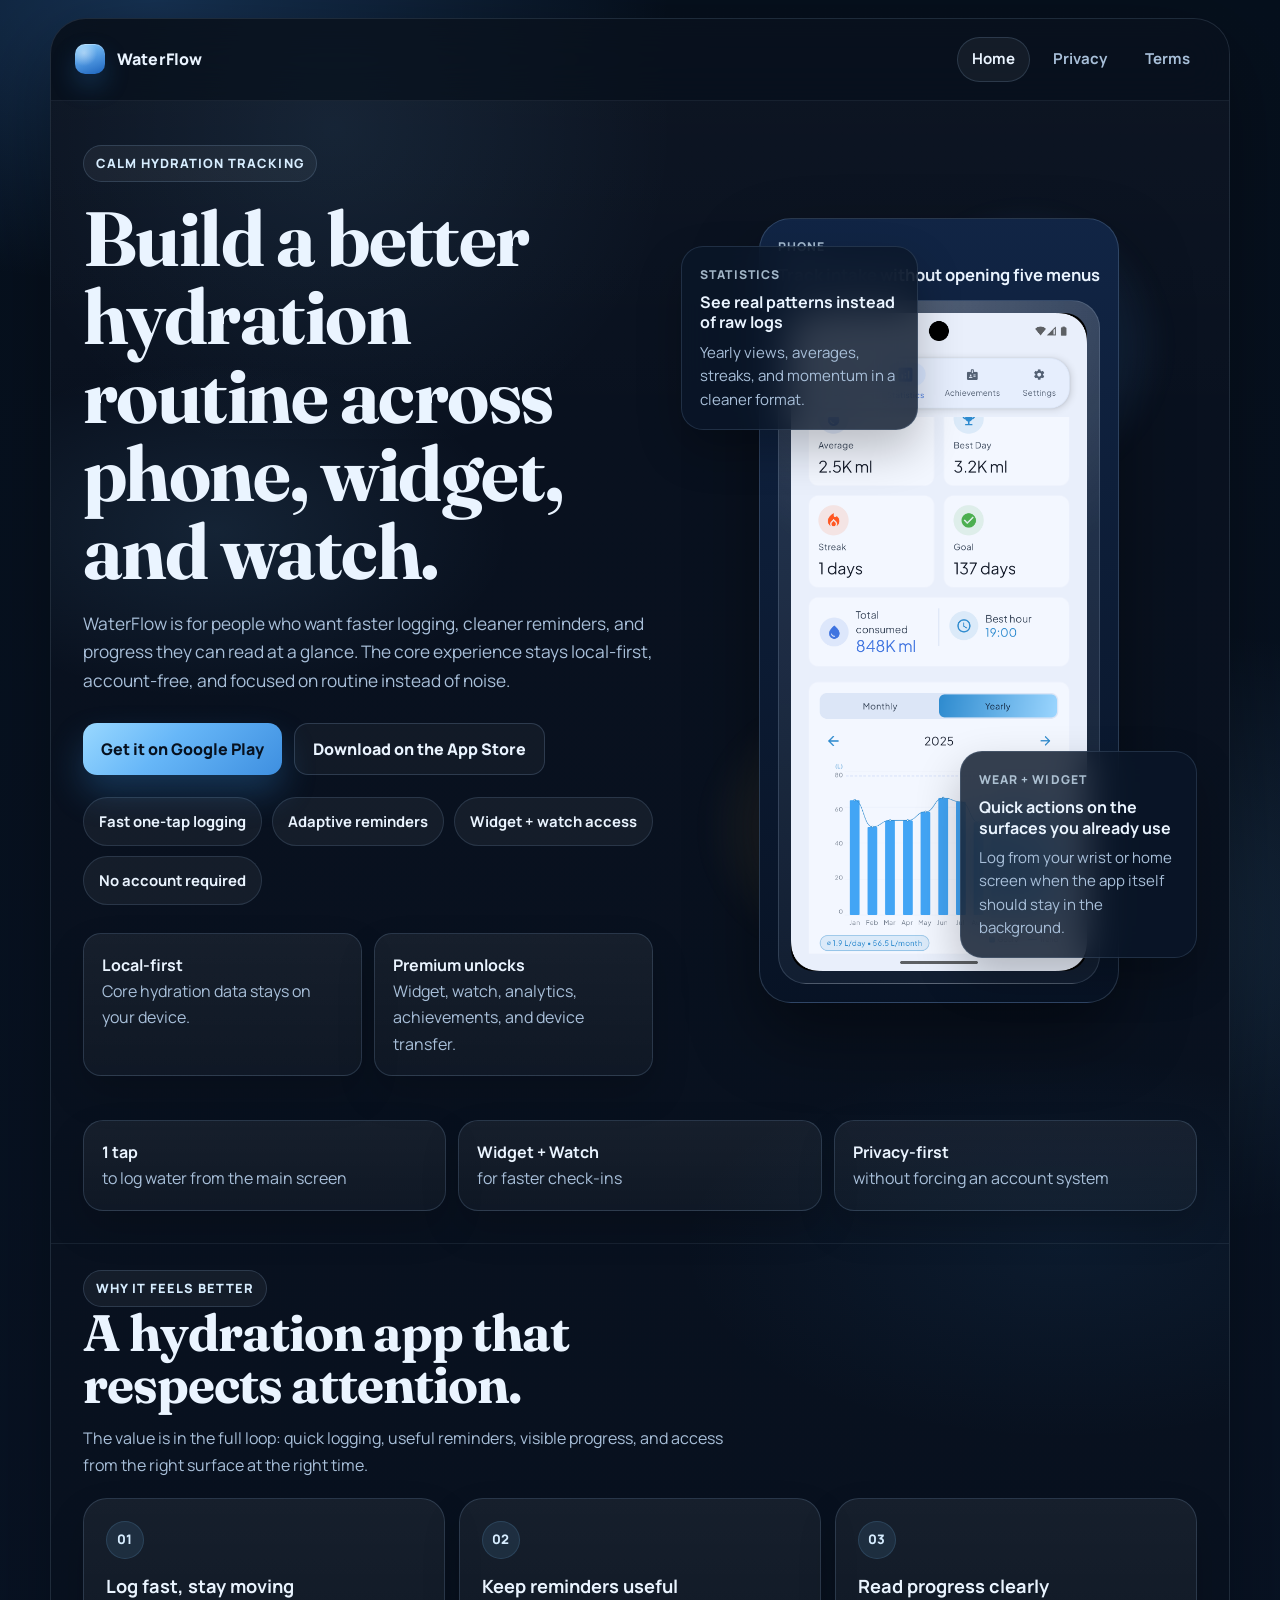
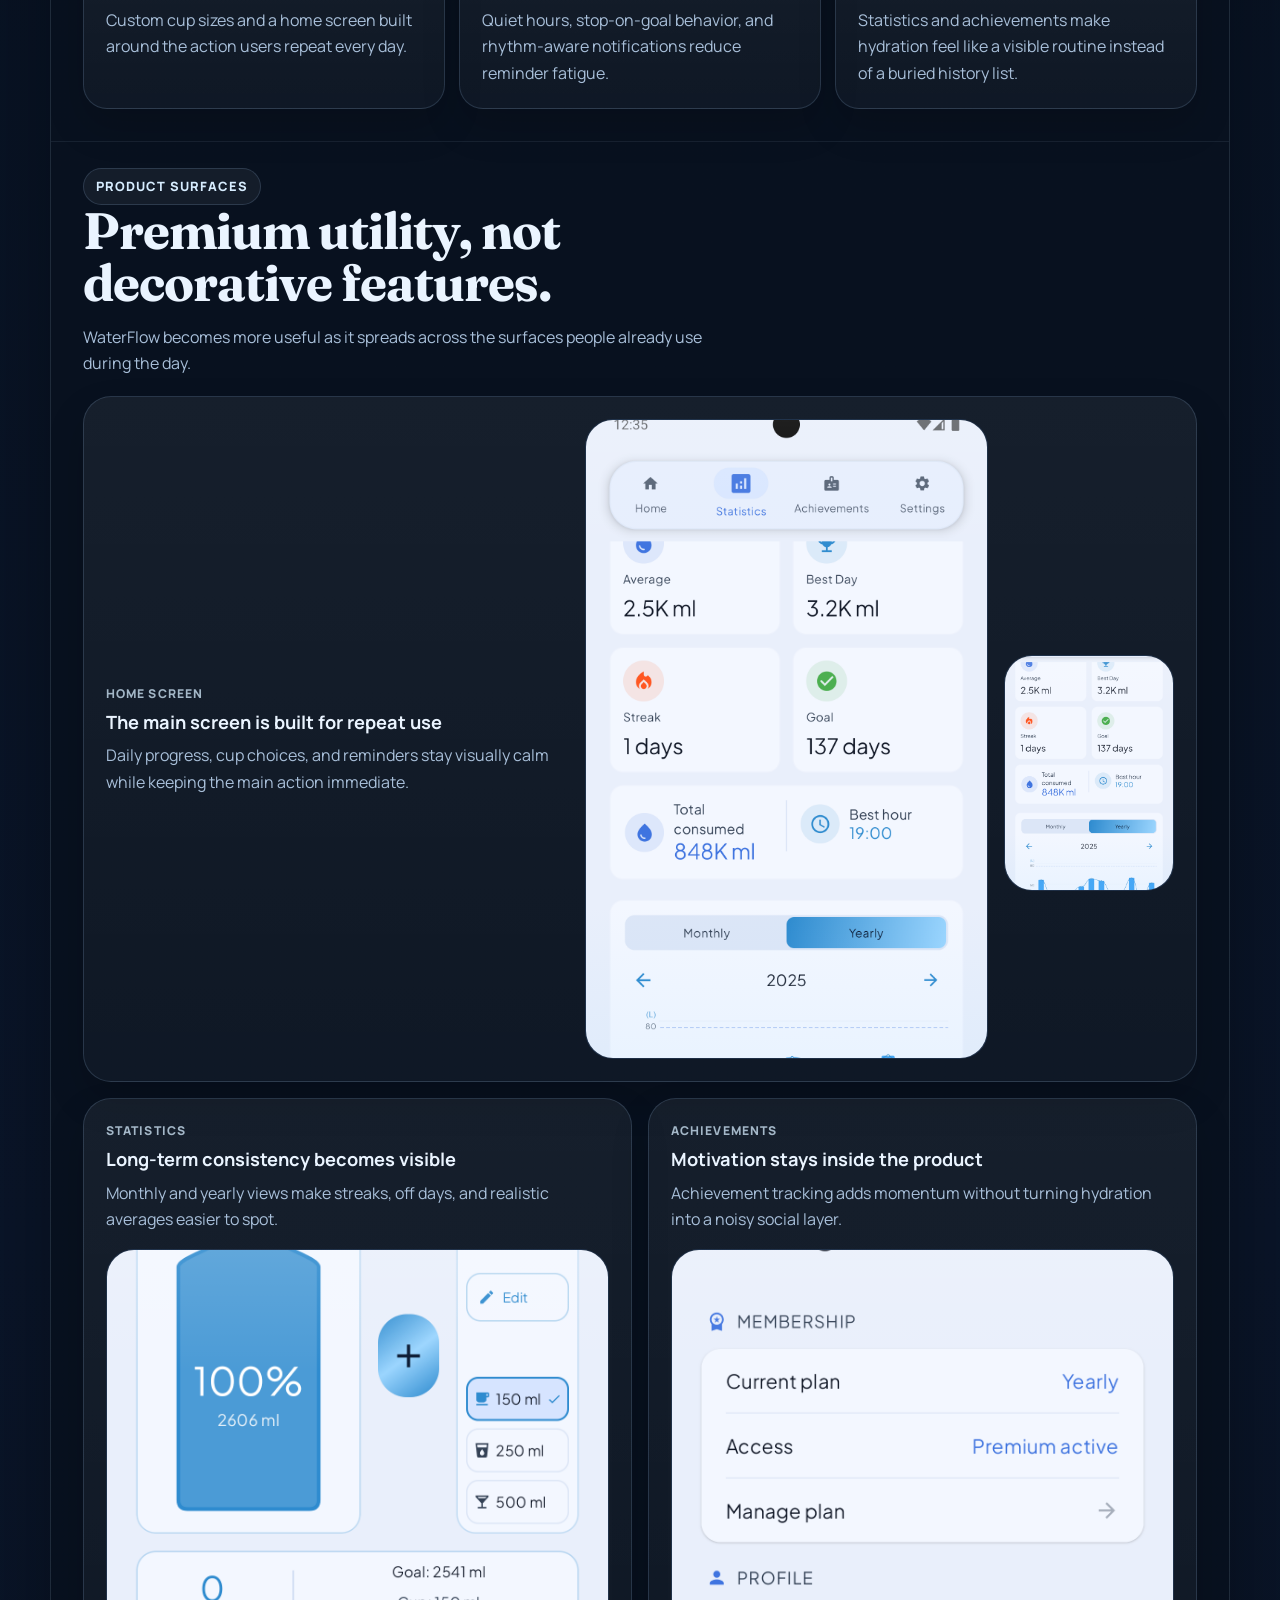
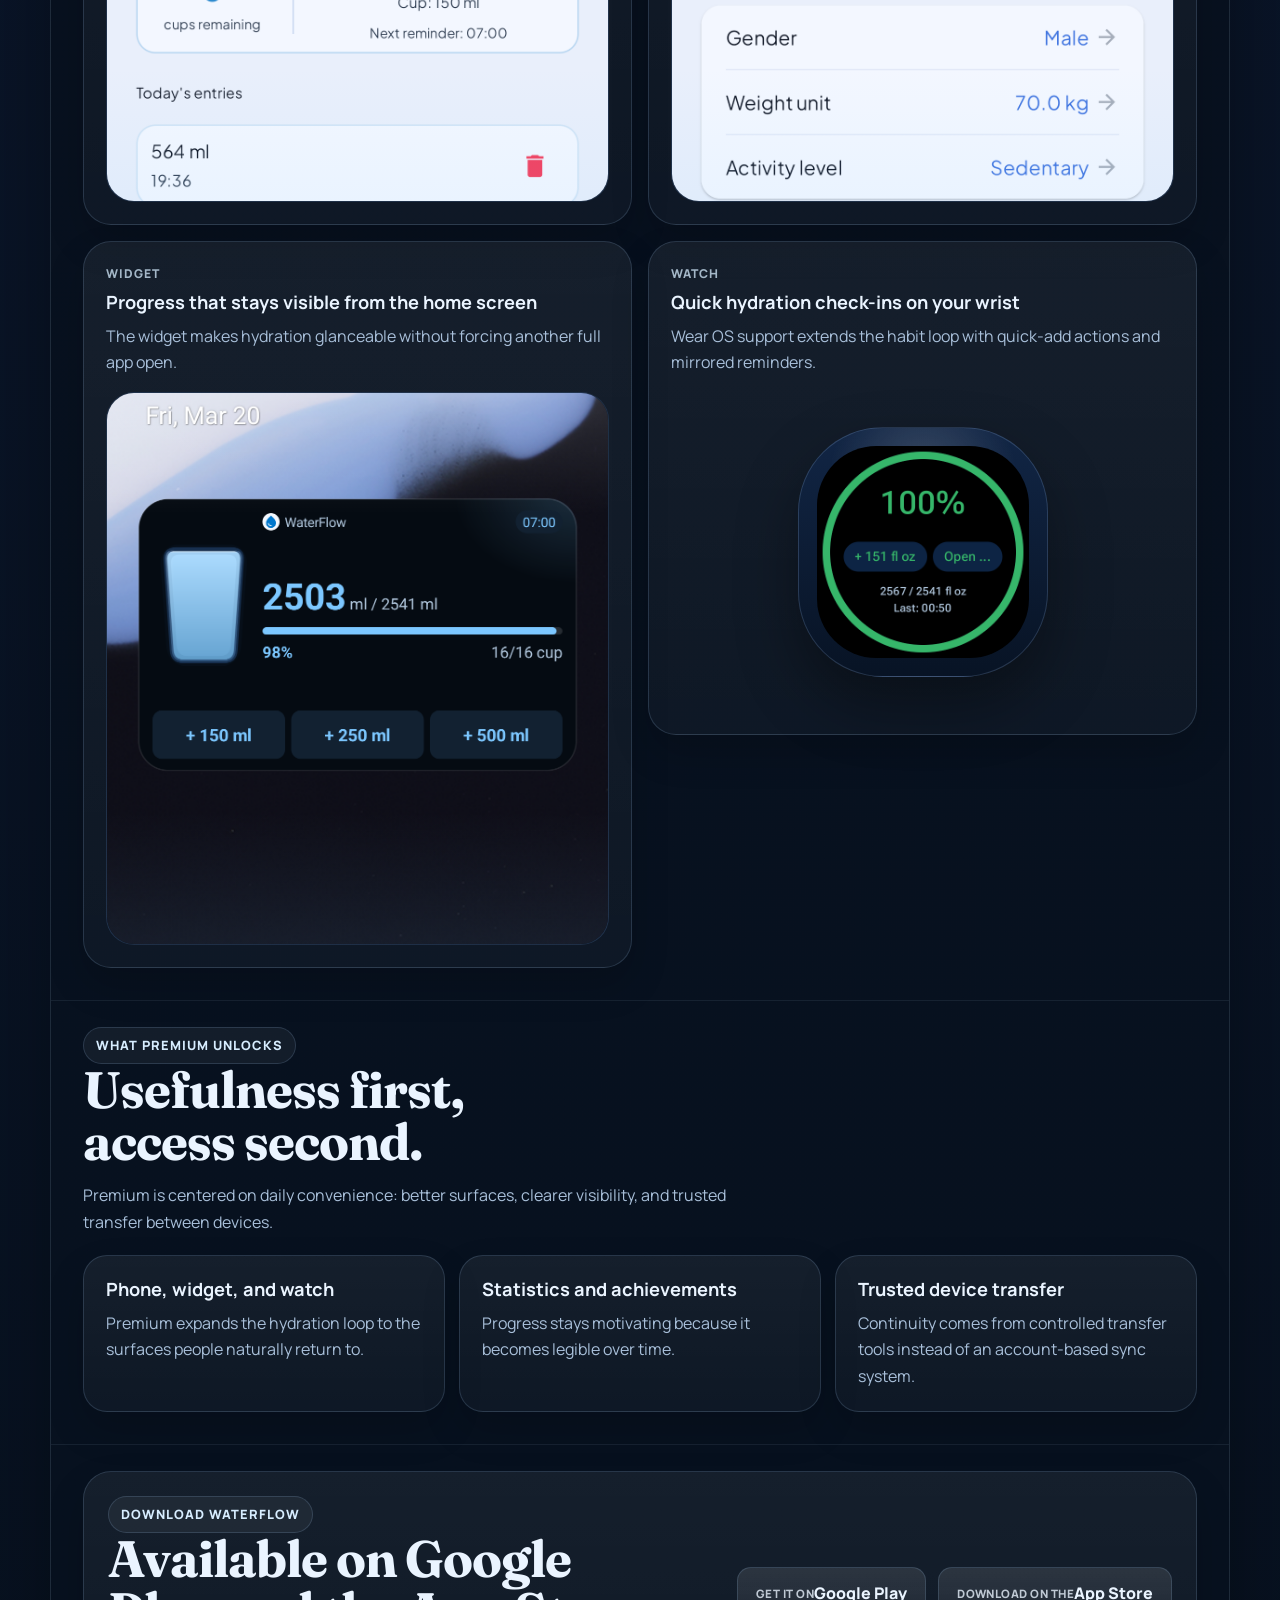
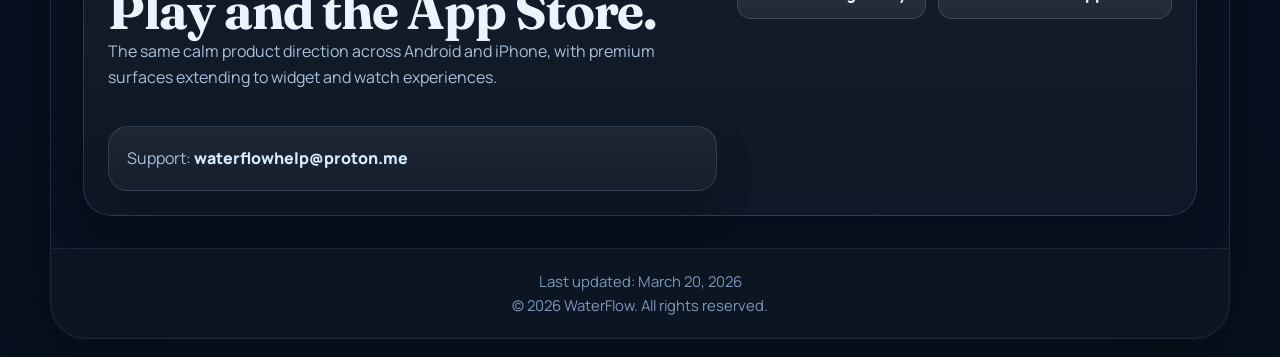
<file: index.html>
<!DOCTYPE html>
<html lang="en">
<head>
  <meta charset="UTF-8" />
  <meta name="viewport" content="width=device-width, initial-scale=1.0" />
  <title>WaterFlow | Hydration Tracking for Android</title>
  <meta name="description" content="WaterFlow helps you track daily water intake with personalized goals, smart reminders, widget support, and Wear OS integration." />
  <meta property="og:title" content="WaterFlow | Hydration Tracking for Android" />
  <meta property="og:description" content="Track water intake, stay on top of reminders, and keep your hydration history close to your device." />
  <link rel="preconnect" href="https://fonts.googleapis.com" />
  <link rel="preconnect" href="https://fonts.gstatic.com" crossorigin />
  <link href="https://fonts.googleapis.com/css2?family=Manrope:wght@400;500;600;700;800&family=Fraunces:opsz,wght@9..144,600&display=swap" rel="stylesheet" />
  <link rel="stylesheet" href="styles.css" />
</head>
<body>
  <main class="wrap shell shell-home">
    <header class="topbar">
      <a class="brand" href="index.html"><span class="brand-mark" aria-hidden="true"></span>WaterFlow</a>
      <button class="menu-toggle" type="button" aria-expanded="false" aria-controls="site-nav" aria-label="Open navigation menu">
        <span></span>
        <span></span>
        <span></span>
      </button>
      <nav class="nav" id="site-nav" aria-label="Main Navigation">
        <a href="index.html" class="active">Home</a>
        <a href="privacy.html">Privacy</a>
        <a href="terms.html">Terms</a>
      </nav>
    </header>

    <section class="hero hero-home">
      <div class="hero-grid">
        <div class="hero-copy">
          <span class="eyebrow">Calm Hydration Tracking</span>
          <h1>Build a better hydration routine across phone, widget, and watch.</h1>
          <p class="hero-lead">
            WaterFlow is for people who want faster logging, cleaner reminders, and progress they can read at a glance.
            The core experience stays local-first, account-free, and focused on routine instead of noise.
          </p>
          <div class="hero-actions">
            <a class="btn primary" href="https://play.google.com/store/apps/details?id=com.hknfrt.waterflow">Get it on Google Play</a>
            <a class="btn secondary" href="https://apps.apple.com/us/app/waterflow-hydration-tracker/id6747625932">Download on the App Store</a>
          </div>
          <div class="hero-meta" aria-label="Feature Summary">
            <div class="hero-chip">Fast one-tap logging</div>
            <div class="hero-chip">Adaptive reminders</div>
            <div class="hero-chip">Widget + watch access</div>
            <div class="hero-chip">No account required</div>
          </div>
          <div class="trust-row">
            <div class="trust-item">
              <strong>Local-first</strong>
              <span>Core hydration data stays on your device.</span>
            </div>
            <div class="trust-item">
              <strong>Premium unlocks</strong>
              <span>Widget, watch, analytics, achievements, and device transfer.</span>
            </div>
          </div>
        </div>

        <div class="hero-stage" aria-label="WaterFlow product preview">
          <div class="glow glow-one" aria-hidden="true"></div>
          <div class="glow glow-two" aria-hidden="true"></div>

          <article class="device-card device-card-main">
            <div class="device-card-header">
              <span class="mini-label">Phone</span>
              <strong>Track intake without opening five menus</strong>
            </div>
            <div class="device-frame">
              <img src="assets/screenshots/3.png" alt="WaterFlow home screen showing daily hydration progress and quick add controls." />
            </div>
          </article>

          <article class="device-note device-note-top">
            <span class="mini-label">Statistics</span>
            <strong>See real patterns instead of raw logs</strong>
            <p>Yearly views, averages, streaks, and momentum in a cleaner format.</p>
          </article>

          <article class="device-note device-note-bottom">
            <span class="mini-label">Wear + Widget</span>
            <strong>Quick actions on the surfaces you already use</strong>
            <p>Log from your wrist or home screen when the app itself should stay in the background.</p>
          </article>
        </div>
      </div>
    </section>

    <section class="section section-soft">
      <div class="stats-band" aria-label="Product Highlights">
        <article class="stat-pill">
          <strong>1 tap</strong>
          <span>to log water from the main screen</span>
        </article>
        <article class="stat-pill">
          <strong>Widget + Watch</strong>
          <span>for faster check-ins</span>
        </article>
        <article class="stat-pill">
          <strong>Privacy-first</strong>
          <span>without forcing an account system</span>
        </article>
      </div>
    </section>

    <section class="section section-story" id="features">
      <div class="section-heading">
        <span class="section-kicker">Why it feels better</span>
        <h2>A hydration app that respects attention.</h2>
        <p>
          The value is in the full loop: quick logging, useful reminders, visible progress, and access from the right surface at the right time.
        </p>
      </div>

      <div class="story-grid">
        <article class="story-card">
          <span class="story-index">01</span>
          <h3>Log fast, stay moving</h3>
          <p>Custom cup sizes and a home screen built around the action users repeat every day.</p>
        </article>
        <article class="story-card">
          <span class="story-index">02</span>
          <h3>Keep reminders useful</h3>
          <p>Quiet hours, stop-on-goal behavior, and rhythm-aware notifications reduce reminder fatigue.</p>
        </article>
        <article class="story-card">
          <span class="story-index">03</span>
          <h3>Read progress clearly</h3>
          <p>Statistics and achievements make hydration feel like a visible routine instead of a buried history list.</p>
        </article>
      </div>
    </section>

    <section class="section section-showcase" id="showcase">
      <div class="section-heading">
        <span class="section-kicker">Product Surfaces</span>
        <h2>Premium utility, not decorative features.</h2>
        <p>
          WaterFlow becomes more useful as it spreads across the surfaces people already use during the day.
        </p>
      </div>

      <div class="showcase-grid showcase-grid-premium">
        <article class="showcase-panel showcase-panel-wide">
          <div class="showcase-copy">
            <span class="mini-label">Home Screen</span>
            <h3>The main screen is built for repeat use</h3>
            <p>
              Daily progress, cup choices, and reminders stay visually calm while keeping the main action immediate.
            </p>
          </div>
          <div class="showcase-stack">
            <div class="media-card media-card-tall">
              <img class="media-fit media-fit-top" src="assets/screenshots/3.png" alt="WaterFlow Android home screen with progress bottle, cup size options, and recent entries." />
            </div>
            <div class="media-card media-card-detail">
              <img class="media-fit media-fit-mid" src="assets/screenshots/3.png" alt="WaterFlow home screen detail showing progress and quick add action." />
            </div>
          </div>
        </article>

        <article class="showcase-panel">
          <div class="showcase-copy">
            <span class="mini-label">Statistics</span>
            <h3>Long-term consistency becomes visible</h3>
            <p>Monthly and yearly views make streaks, off days, and realistic averages easier to spot.</p>
          </div>
          <div class="media-card media-card-stat">
            <img class="media-fit media-fit-stat" src="assets/screenshots/1.png" alt="WaterFlow statistics screen with yearly hydration chart and summary cards." />
          </div>
        </article>

        <article class="showcase-panel">
          <div class="showcase-copy">
            <span class="mini-label">Achievements</span>
            <h3>Motivation stays inside the product</h3>
            <p>Achievement tracking adds momentum without turning hydration into a noisy social layer.</p>
          </div>
          <div class="media-card media-card-stat">
            <img class="media-fit media-fit-achievement" src="assets/screenshots/5.png" alt="WaterFlow achievements screen with unlocked milestones and progress badges." />
          </div>
        </article>

        <article class="showcase-panel">
          <div class="showcase-copy">
            <span class="mini-label">Widget</span>
            <h3>Progress that stays visible from the home screen</h3>
            <p>The widget makes hydration glanceable without forcing another full app open.</p>
          </div>
          <div class="media-card media-card-widget">
            <img class="media-fit media-fit-widget" src="assets/screenshots/6.png" alt="WaterFlow widget showing current progress and quick-add actions." />
          </div>
        </article>

        <article class="showcase-panel">
          <div class="showcase-copy">
            <span class="mini-label">Watch</span>
            <h3>Quick hydration check-ins on your wrist</h3>
            <p>Wear OS support extends the habit loop with quick-add actions and mirrored reminders.</p>
          </div>
          <div class="watch-stage">
            <div class="watch-shell">
              <img src="assets/screenshots/Screenshot_20260320_005014.png" alt="WaterFlow Wear OS screen showing hydration percentage, reminder time, and quick add action." />
            </div>
          </div>
        </article>
      </div>
    </section>

    <section class="section section-split" id="extras">
      <div class="section-heading">
        <span class="section-kicker">What Premium Unlocks</span>
        <h2>Usefulness first, access second.</h2>
        <p>
          Premium is centered on daily convenience: better surfaces, clearer visibility, and trusted transfer between devices.
        </p>
      </div>

      <div class="split-grid">
        <article class="value-card">
          <h3>Phone, widget, and watch</h3>
          <p>Premium expands the hydration loop to the surfaces people naturally return to.</p>
        </article>
        <article class="value-card">
          <h3>Statistics and achievements</h3>
          <p>Progress stays motivating because it becomes legible over time.</p>
        </article>
        <article class="value-card">
          <h3>Trusted device transfer</h3>
          <p>Continuity comes from controlled transfer tools instead of an account-based sync system.</p>
        </article>
      </div>
    </section>

    <section class="section section-download" id="download">
      <div class="download-card">
        <div class="download-copy">
          <span class="section-kicker">Download WaterFlow</span>
          <h2>Available on Google Play and the App Store.</h2>
          <p>
            The same calm product direction across Android and iPhone, with premium surfaces extending to widget and watch experiences.
          </p>
        </div>
        <div class="badge-row">
          <a class="store-badge" href="https://play.google.com/store/apps/details?id=com.hknfrt.waterflow" aria-label="Get it on Google Play">
            <span class="store-top">Get it on</span>
            <span class="store-main">Google Play</span>
          </a>
          <a class="store-badge" href="https://apps.apple.com/us/app/waterflow-hydration-tracker/id6747625932" aria-label="Download on the App Store">
            <span class="store-top">Download on the</span>
            <span class="store-main">App Store</span>
          </a>
        </div>
        <div class="contact">
          <p>Support: <a href="mailto:waterflowhelp@proton.me">waterflowhelp@proton.me</a></p>
        </div>
      </div>
    </section>

    <footer class="footer">
      <p>Last updated: March 20, 2026</p>
      <p>&copy; 2026 WaterFlow. All rights reserved.</p>
    </footer>
  </main>
  <script src="script.js"></script>
</body>
</html>
</file>
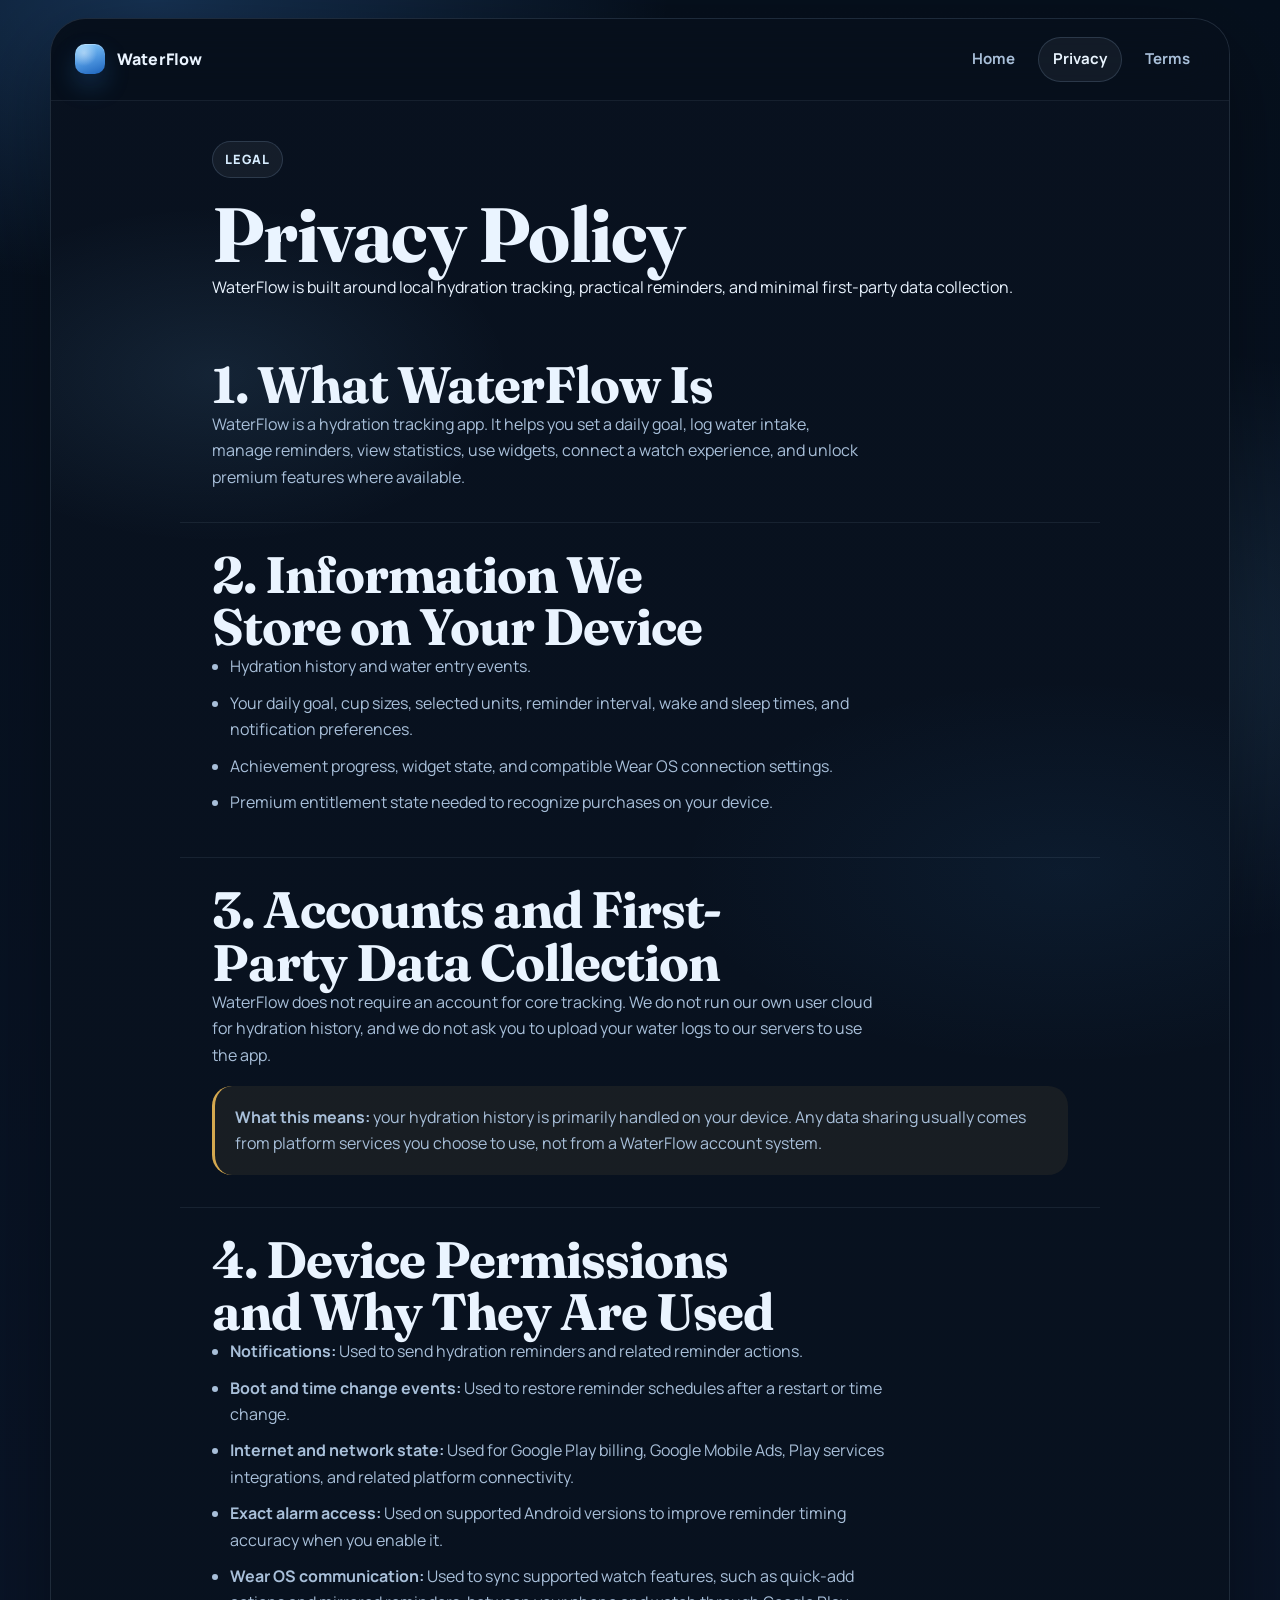
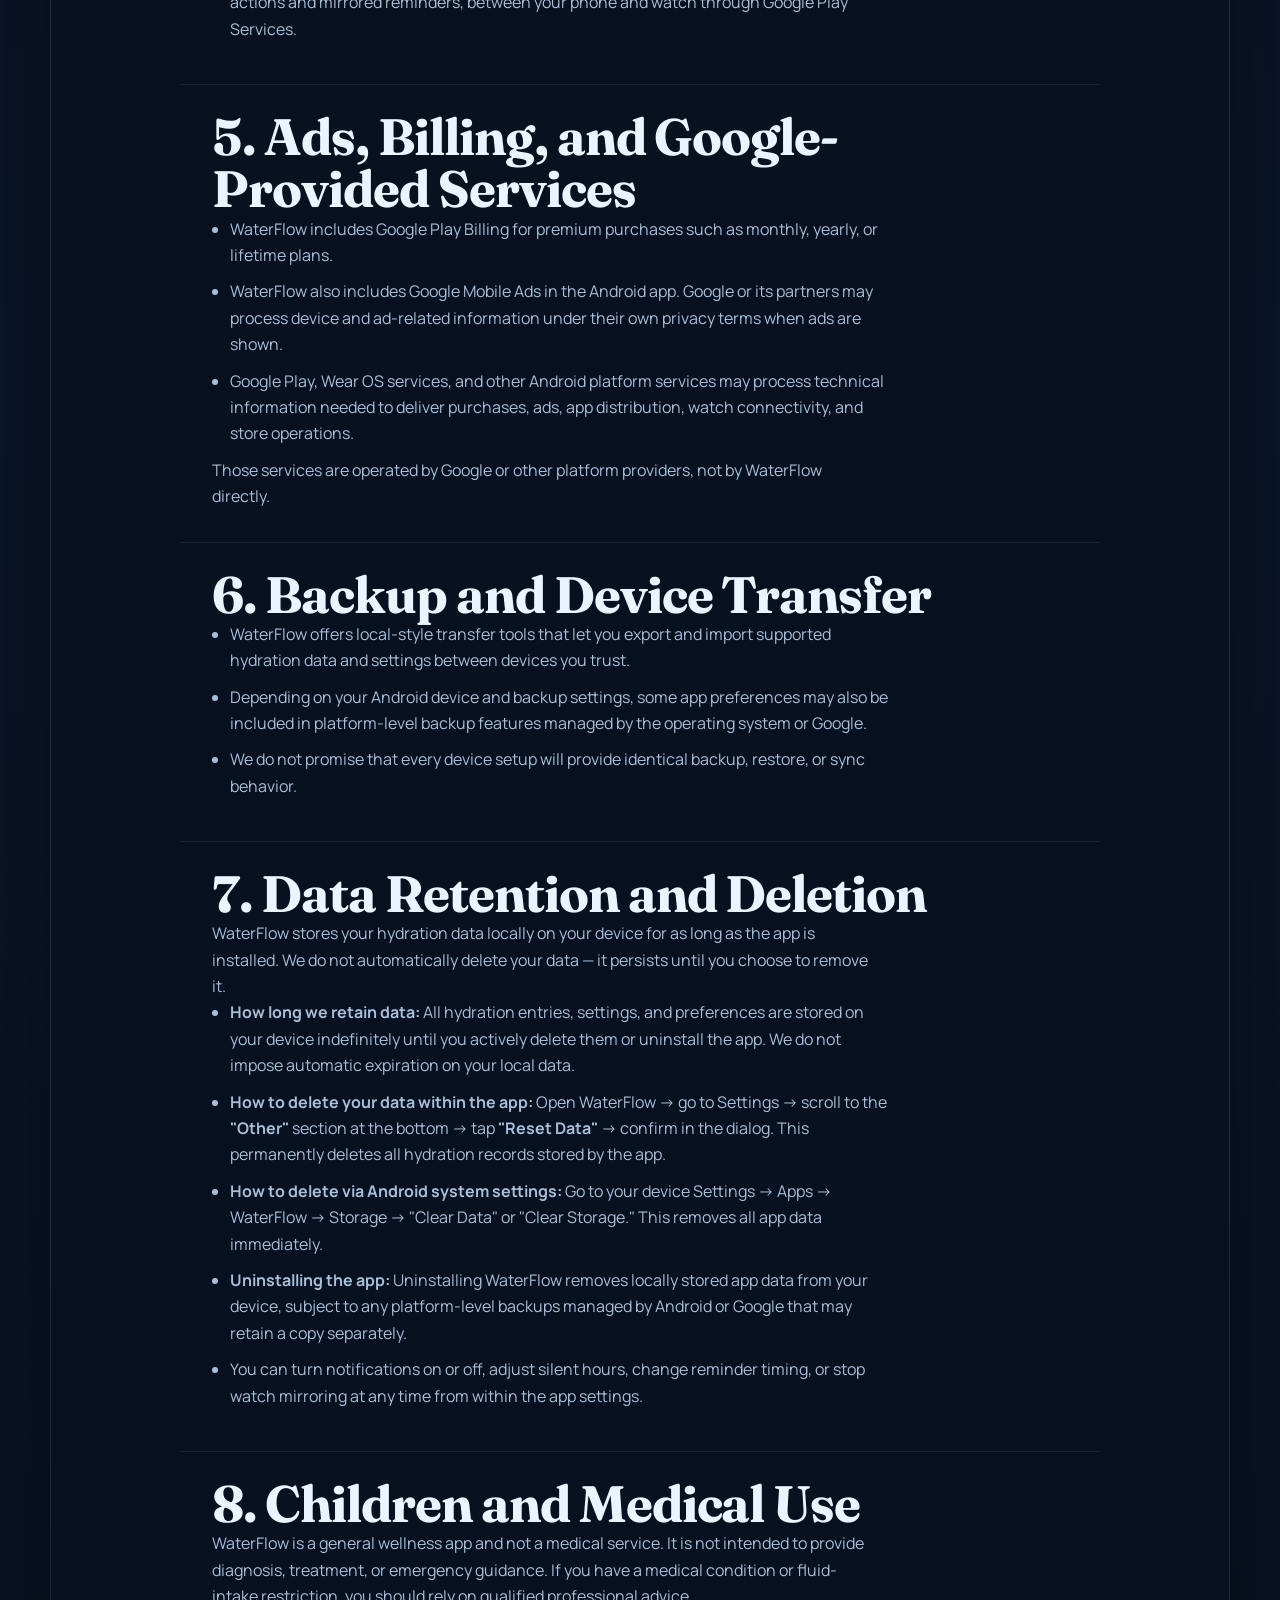
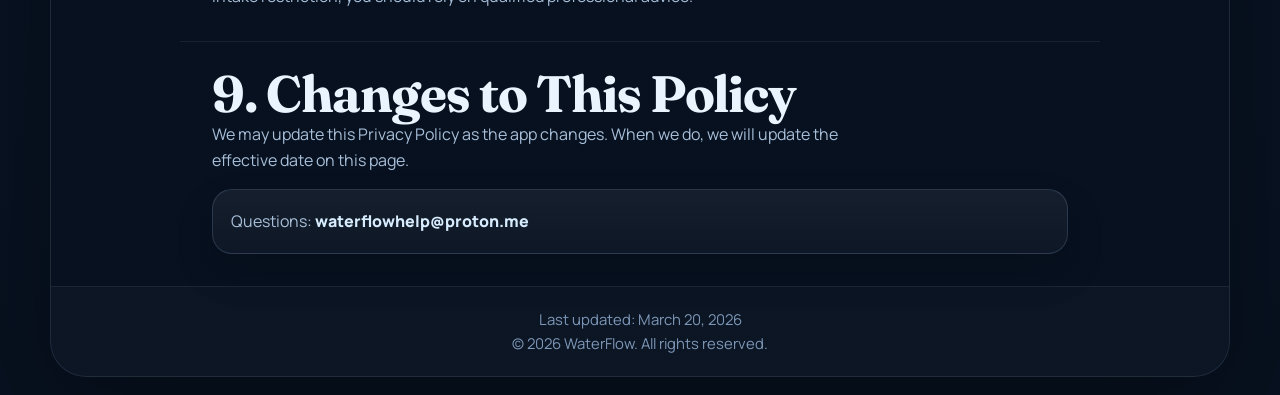
<file: privacy.html>
<!DOCTYPE html>
<html lang="en">
<head>
  <meta charset="UTF-8" />
  <meta name="viewport" content="width=device-width, initial-scale=1.0" />
  <title>WaterFlow | Privacy Policy</title>
  <meta name="description" content="WaterFlow privacy policy covering local hydration data, notifications, purchases, ads, and device transfer." />
  <link rel="preconnect" href="https://fonts.googleapis.com" />
  <link rel="preconnect" href="https://fonts.gstatic.com" crossorigin />
  <link href="https://fonts.googleapis.com/css2?family=Manrope:wght@400;500;600;700;800&family=Fraunces:opsz,wght@9..144,600&display=swap" rel="stylesheet" />
  <link rel="stylesheet" href="styles.css" />
</head>
<body>
  <main class="wrap shell">
    <header class="topbar">
      <a class="brand" href="index.html"><span class="brand-mark" aria-hidden="true"></span>WaterFlow</a>
      <button class="menu-toggle" type="button" aria-expanded="false" aria-controls="site-nav" aria-label="Open navigation menu">
        <span></span>
        <span></span>
        <span></span>
      </button>
      <nav class="nav" id="site-nav" aria-label="Main Navigation">
        <a href="index.html">Home</a>
        <a href="privacy.html" class="active">Privacy</a>
        <a href="terms.html">Terms</a>
      </nav>
    </header>

    <section class="hero">
      <span class="eyebrow">Legal</span>
      <h1>Privacy Policy</h1>
      <p>WaterFlow is built around local hydration tracking, practical reminders, and minimal first-party data collection.</p>
    </section>

    <section class="section">
      <h2>1. What WaterFlow Is</h2>
      <p>WaterFlow is a hydration tracking app. It helps you set a daily goal, log water intake, manage reminders, view statistics, use widgets, connect a watch experience, and unlock premium features where available.</p>
    </section>

    <section class="section">
      <h2>2. Information We Store on Your Device</h2>
      <ul class="list">
        <li>Hydration history and water entry events.</li>
        <li>Your daily goal, cup sizes, selected units, reminder interval, wake and sleep times, and notification preferences.</li>
        <li>Achievement progress, widget state, and compatible Wear OS connection settings.</li>
        <li>Premium entitlement state needed to recognize purchases on your device.</li>
      </ul>
    </section>

    <section class="section">
      <h2>3. Accounts and First-Party Data Collection</h2>
      <p>WaterFlow does not require an account for core tracking. We do not run our own user cloud for hydration history, and we do not ask you to upload your water logs to our servers to use the app.</p>
      <div class="highlight">
        <strong>What this means:</strong> your hydration history is primarily handled on your device. Any data sharing usually comes from platform services you choose to use, not from a WaterFlow account system.
      </div>
    </section>

    <section class="section">
      <h2>4. Device Permissions and Why They Are Used</h2>
      <ul class="list">
        <li><strong>Notifications:</strong> Used to send hydration reminders and related reminder actions.</li>
        <li><strong>Boot and time change events:</strong> Used to restore reminder schedules after a restart or time change.</li>
        <li><strong>Internet and network state:</strong> Used for Google Play billing, Google Mobile Ads, Play services integrations, and related platform connectivity.</li>
        <li><strong>Exact alarm access:</strong> Used on supported Android versions to improve reminder timing accuracy when you enable it.</li>
        <li><strong>Wear OS communication:</strong> Used to sync supported watch features, such as quick-add actions and mirrored reminders, between your phone and watch through Google Play Services.</li>
      </ul>
    </section>

    <section class="section">
      <h2>5. Ads, Billing, and Google-Provided Services</h2>
      <ul class="list">
        <li>WaterFlow includes Google Play Billing for premium purchases such as monthly, yearly, or lifetime plans.</li>
        <li>WaterFlow also includes Google Mobile Ads in the Android app. Google or its partners may process device and ad-related information under their own privacy terms when ads are shown.</li>
        <li>Google Play, Wear OS services, and other Android platform services may process technical information needed to deliver purchases, ads, app distribution, watch connectivity, and store operations.</li>
      </ul>
      <p>Those services are operated by Google or other platform providers, not by WaterFlow directly.</p>
    </section>

    <section class="section">
      <h2>6. Backup and Device Transfer</h2>
      <ul class="list">
        <li>WaterFlow offers local-style transfer tools that let you export and import supported hydration data and settings between devices you trust.</li>
        <li>Depending on your Android device and backup settings, some app preferences may also be included in platform-level backup features managed by the operating system or Google.</li>
        <li>We do not promise that every device setup will provide identical backup, restore, or sync behavior.</li>
      </ul>
    </section>

    <section class="section">
      <h2>7. Data Retention and Deletion</h2>
      <p>WaterFlow stores your hydration data locally on your device for as long as the app is installed. We do not automatically delete your data — it persists until you choose to remove it.</p>
      <ul class="list">
        <li><strong>How long we retain data:</strong> All hydration entries, settings, and preferences are stored on your device indefinitely until you actively delete them or uninstall the app. We do not impose automatic expiration on your local data.</li>
        <li><strong>How to delete your data within the app:</strong> Open WaterFlow → go to Settings → scroll to the <strong>"Other"</strong> section at the bottom → tap <strong>"Reset Data"</strong> → confirm in the dialog. This permanently deletes all hydration records stored by the app.</li>
        <li><strong>How to delete via Android system settings:</strong> Go to your device Settings → Apps → WaterFlow → Storage → "Clear Data" or "Clear Storage." This removes all app data immediately.</li>
        <li><strong>Uninstalling the app:</strong> Uninstalling WaterFlow removes locally stored app data from your device, subject to any platform-level backups managed by Android or Google that may retain a copy separately.</li>
        <li>You can turn notifications on or off, adjust silent hours, change reminder timing, or stop watch mirroring at any time from within the app settings.</li>
      </ul>
    </section>

    <section class="section">
      <h2>8. Children and Medical Use</h2>
      <p>WaterFlow is a general wellness app and not a medical service. It is not intended to provide diagnosis, treatment, or emergency guidance. If you have a medical condition or fluid-intake restriction, you should rely on qualified professional advice.</p>
    </section>

    <section class="section">
      <h2>9. Changes to This Policy</h2>
      <p>We may update this Privacy Policy as the app changes. When we do, we will update the effective date on this page.</p>
      <div class="contact">
        <p>Questions: <a href="mailto:waterflowhelp@proton.me">waterflowhelp@proton.me</a></p>
      </div>
    </section>

    <footer class="footer">
      <p>Last updated: March 20, 2026</p>
      <p>&copy; 2026 WaterFlow. All rights reserved.</p>
    </footer>
  </main>
  <script src="script.js"></script>
</body>
</html>
</file>
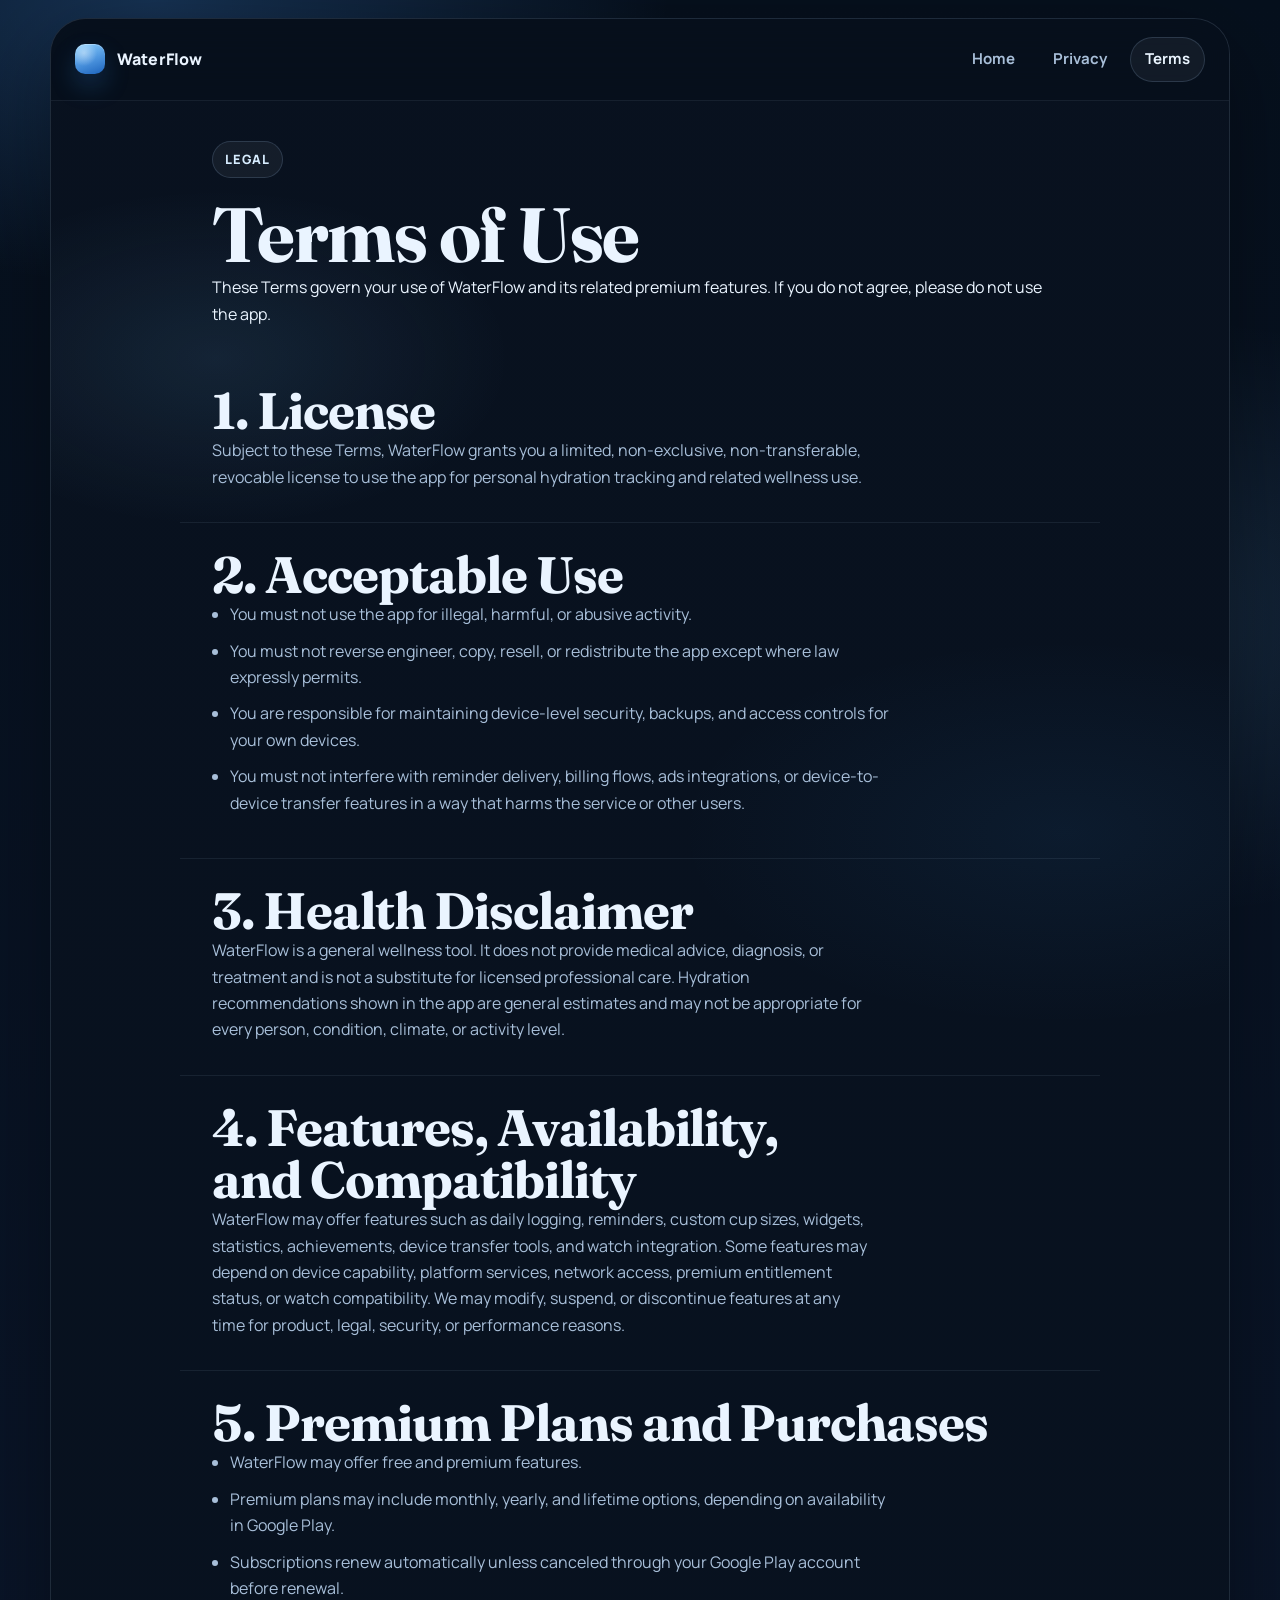
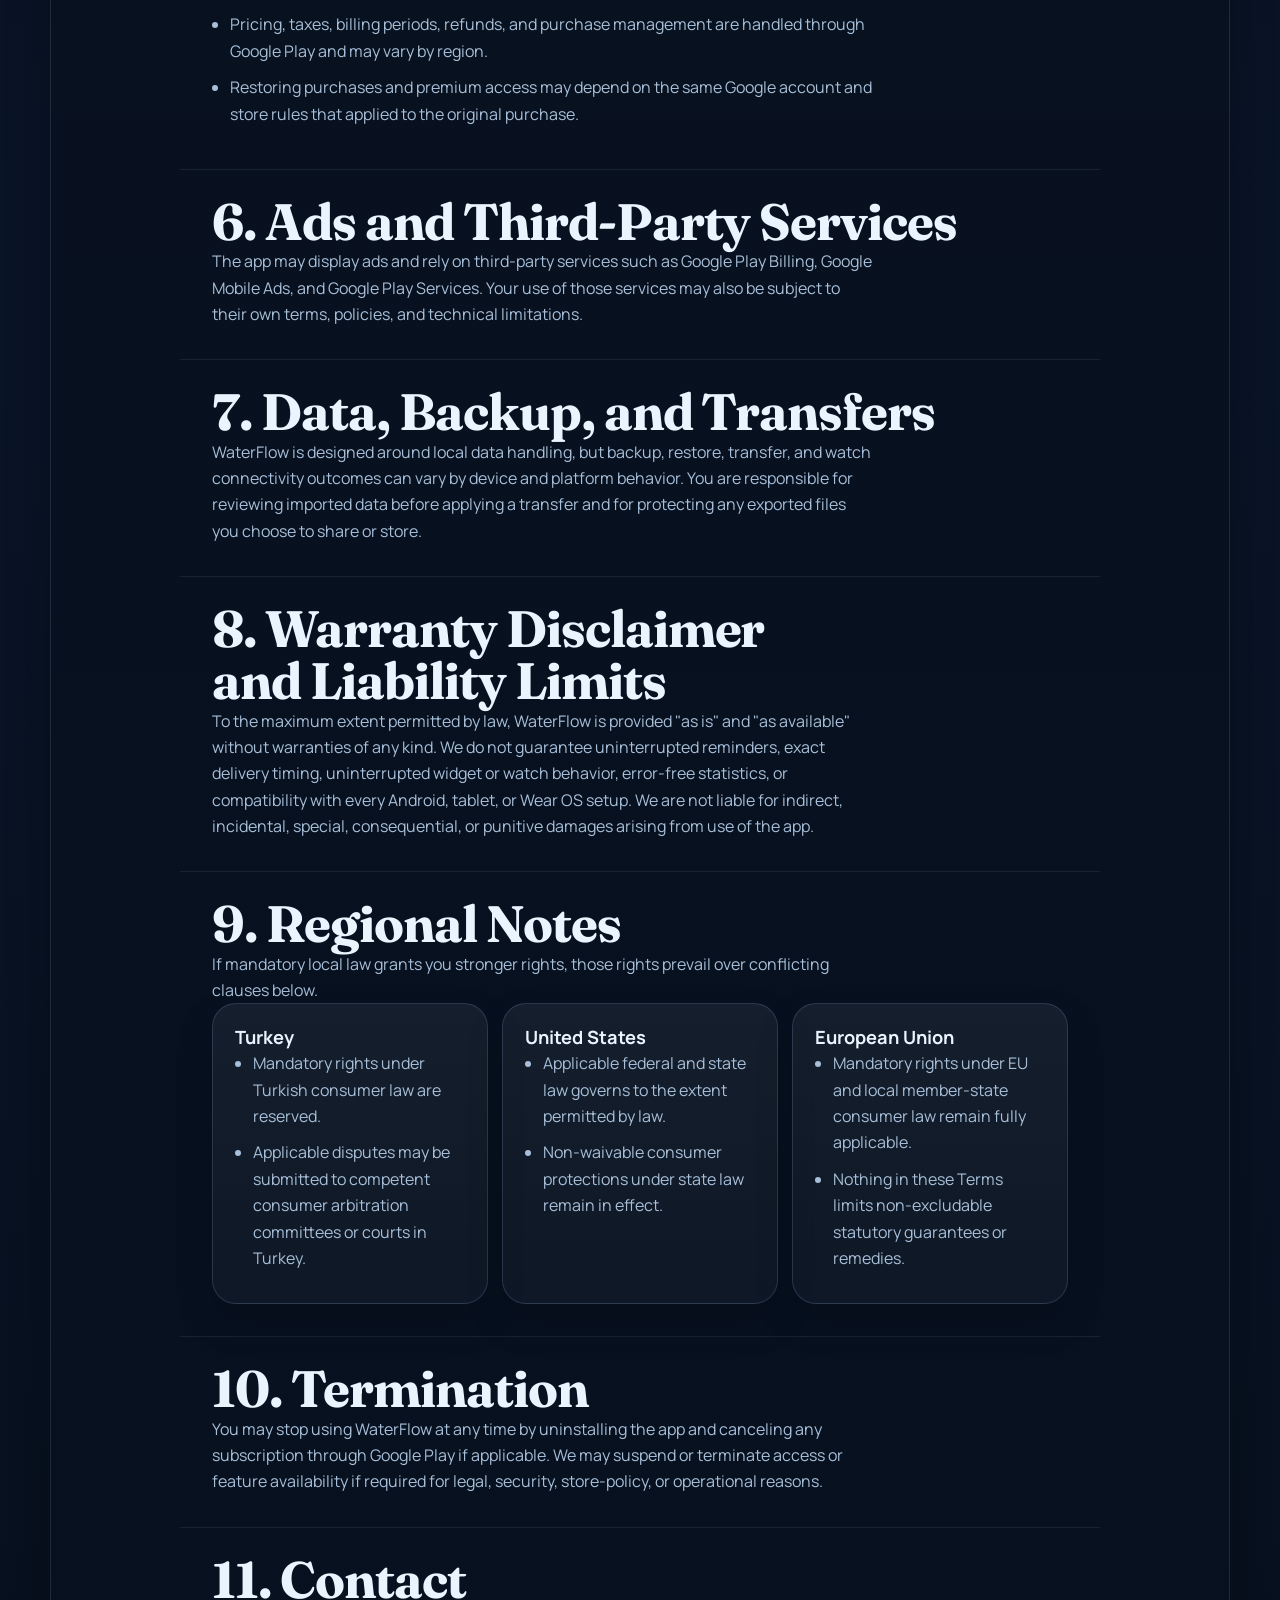
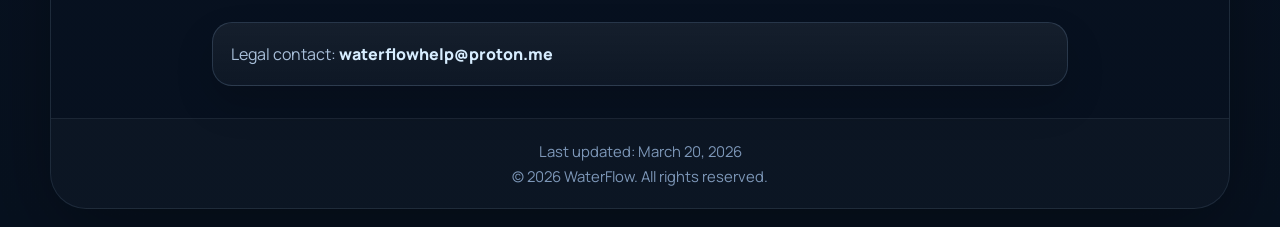
<file: terms.html>
<!DOCTYPE html>
<html lang="en">
<head>
  <meta charset="UTF-8" />
  <meta name="viewport" content="width=device-width, initial-scale=1.0" />
  <title>WaterFlow | Terms of Use</title>
  <meta name="description" content="WaterFlow Terms of Use for the Android app, premium plans, reminders, widgets, and Wear OS support." />
  <link rel="preconnect" href="https://fonts.googleapis.com" />
  <link rel="preconnect" href="https://fonts.gstatic.com" crossorigin />
  <link href="https://fonts.googleapis.com/css2?family=Manrope:wght@400;500;600;700;800&family=Fraunces:opsz,wght@9..144,600&display=swap" rel="stylesheet" />
  <link rel="stylesheet" href="styles.css" />
</head>
<body>
  <main class="wrap shell">
    <header class="topbar">
      <a class="brand" href="index.html"><span class="brand-mark" aria-hidden="true"></span>WaterFlow</a>
      <button class="menu-toggle" type="button" aria-expanded="false" aria-controls="site-nav" aria-label="Open navigation menu">
        <span></span>
        <span></span>
        <span></span>
      </button>
      <nav class="nav" id="site-nav" aria-label="Main Navigation">
        <a href="index.html">Home</a>
        <a href="privacy.html">Privacy</a>
        <a href="terms.html" class="active">Terms</a>
      </nav>
    </header>

    <section class="hero">
      <span class="eyebrow">Legal</span>
      <h1>Terms of Use</h1>
      <p>These Terms govern your use of WaterFlow and its related premium features. If you do not agree, please do not use the app.</p>
    </section>

    <section class="section">
      <h2>1. License</h2>
      <p>Subject to these Terms, WaterFlow grants you a limited, non-exclusive, non-transferable, revocable license to use the app for personal hydration tracking and related wellness use.</p>
    </section>

    <section class="section">
      <h2>2. Acceptable Use</h2>
      <ul class="list">
        <li>You must not use the app for illegal, harmful, or abusive activity.</li>
        <li>You must not reverse engineer, copy, resell, or redistribute the app except where law expressly permits.</li>
        <li>You are responsible for maintaining device-level security, backups, and access controls for your own devices.</li>
        <li>You must not interfere with reminder delivery, billing flows, ads integrations, or device-to-device transfer features in a way that harms the service or other users.</li>
      </ul>
    </section>

    <section class="section">
      <h2>3. Health Disclaimer</h2>
      <p>WaterFlow is a general wellness tool. It does not provide medical advice, diagnosis, or treatment and is not a substitute for licensed professional care. Hydration recommendations shown in the app are general estimates and may not be appropriate for every person, condition, climate, or activity level.</p>
    </section>

    <section class="section">
      <h2>4. Features, Availability, and Compatibility</h2>
      <p>WaterFlow may offer features such as daily logging, reminders, custom cup sizes, widgets, statistics, achievements, device transfer tools, and watch integration. Some features may depend on device capability, platform services, network access, premium entitlement status, or watch compatibility. We may modify, suspend, or discontinue features at any time for product, legal, security, or performance reasons.</p>
    </section>

    <section class="section">
      <h2>5. Premium Plans and Purchases</h2>
      <ul class="list">
        <li>WaterFlow may offer free and premium features.</li>
        <li>Premium plans may include monthly, yearly, and lifetime options, depending on availability in Google Play.</li>
        <li>Subscriptions renew automatically unless canceled through your Google Play account before renewal.</li>
        <li>Pricing, taxes, billing periods, refunds, and purchase management are handled through Google Play and may vary by region.</li>
        <li>Restoring purchases and premium access may depend on the same Google account and store rules that applied to the original purchase.</li>
      </ul>
    </section>

    <section class="section">
      <h2>6. Ads and Third-Party Services</h2>
      <p>The app may display ads and rely on third-party services such as Google Play Billing, Google Mobile Ads, and Google Play Services. Your use of those services may also be subject to their own terms, policies, and technical limitations.</p>
    </section>

    <section class="section">
      <h2>7. Data, Backup, and Transfers</h2>
      <p>WaterFlow is designed around local data handling, but backup, restore, transfer, and watch connectivity outcomes can vary by device and platform behavior. You are responsible for reviewing imported data before applying a transfer and for protecting any exported files you choose to share or store.</p>
    </section>

    <section class="section">
      <h2>8. Warranty Disclaimer and Liability Limits</h2>
      <p>To the maximum extent permitted by law, WaterFlow is provided "as is" and "as available" without warranties of any kind. We do not guarantee uninterrupted reminders, exact delivery timing, uninterrupted widget or watch behavior, error-free statistics, or compatibility with every Android, tablet, or Wear OS setup. We are not liable for indirect, incidental, special, consequential, or punitive damages arising from use of the app.</p>
    </section>

    <section class="section">
      <h2>9. Regional Notes</h2>
      <p>If mandatory local law grants you stronger rights, those rights prevail over conflicting clauses below.</p>
      <div class="legal-grid">
        <article class="legal-card">
          <h3>Turkey</h3>
          <ul class="list">
            <li>Mandatory rights under Turkish consumer law are reserved.</li>
            <li>Applicable disputes may be submitted to competent consumer arbitration committees or courts in Turkey.</li>
          </ul>
        </article>
        <article class="legal-card">
          <h3>United States</h3>
          <ul class="list">
            <li>Applicable federal and state law governs to the extent permitted by law.</li>
            <li>Non-waivable consumer protections under state law remain in effect.</li>
          </ul>
        </article>
        <article class="legal-card">
          <h3>European Union</h3>
          <ul class="list">
            <li>Mandatory rights under EU and local member-state consumer law remain fully applicable.</li>
            <li>Nothing in these Terms limits non-excludable statutory guarantees or remedies.</li>
          </ul>
        </article>
      </div>
    </section>

    <section class="section">
      <h2>10. Termination</h2>
      <p>You may stop using WaterFlow at any time by uninstalling the app and canceling any subscription through Google Play if applicable. We may suspend or terminate access or feature availability if required for legal, security, store-policy, or operational reasons.</p>
    </section>

    <section class="section">
      <h2>11. Contact</h2>
      <div class="contact">
        <p>Legal contact: <a href="mailto:waterflowhelp@proton.me">waterflowhelp@proton.me</a></p>
      </div>
    </section>

    <footer class="footer">
      <p>Last updated: March 20, 2026</p>
      <p>&copy; 2026 WaterFlow. All rights reserved.</p>
    </footer>
  </main>
  <script src="script.js"></script>
</body>
</html>
</file>
<file: styles.css>
:root {
  --bg: #07111f;
  --bg-deep: #0b1730;
  --panel: rgba(9, 20, 39, 0.88);
  --panel-2: rgba(13, 30, 58, 0.92);
  --surface: rgba(255, 255, 255, 0.05);
  --surface-2: rgba(255, 255, 255, 0.08);
  --line: rgba(169, 208, 255, 0.16);
  --line-strong: rgba(169, 208, 255, 0.26);
  --ink: #eaf4ff;
  --ink-soft: #a8bfd9;
  --ink-muted: #7d97b8;
  --brand: #7bc7ff;
  --brand-strong: #378fdd;
  --brand-soft: #d7edff;
  --accent: #d4a84f;
  --glow: rgba(74, 158, 255, 0.28);
  --shadow: 0 24px 90px rgba(0, 0, 0, 0.34);
  --radius-xl: 32px;
  --radius-lg: 24px;
  --radius-md: 18px;
  --radius-sm: 14px;
  --content-width: 1180px;
}

* {
  margin: 0;
  padding: 0;
  box-sizing: border-box;
}

html,
body {
  min-height: 100%;
}

body {
  font-family: "Manrope", "Segoe UI", sans-serif;
  color: var(--ink);
  line-height: 1.65;
  background:
    radial-gradient(760px 420px at 12% 0%, rgba(74, 158, 255, 0.24), transparent 68%),
    radial-gradient(720px 420px at 88% 18%, rgba(123, 199, 255, 0.12), transparent 72%),
    linear-gradient(180deg, #06101d 0%, #0a1529 55%, #07111f 100%);
  padding: 18px;
  overflow-wrap: break-word;
}

a,
button,
img {
  -webkit-tap-highlight-color: transparent;
}

img {
  max-width: 100%;
}

.wrap {
  max-width: var(--content-width);
  margin: 0 auto;
}

.shell {
  position: relative;
  overflow: hidden;
  border-radius: 36px;
  border: 1px solid rgba(197, 227, 255, 0.12);
  background:
    linear-gradient(180deg, rgba(9, 17, 31, 0.96), rgba(7, 17, 31, 0.98)),
    var(--bg);
  box-shadow: var(--shadow);
}

.shell::before {
  content: "";
  position: absolute;
  inset: 0;
  pointer-events: none;
  background:
    radial-gradient(420px 240px at 14% 10%, rgba(123, 199, 255, 0.1), transparent 70%),
    radial-gradient(520px 260px at 86% 24%, rgba(55, 143, 221, 0.08), transparent 74%);
}

.shell-home::after {
  content: "";
  position: absolute;
  inset: 0 auto auto 0;
  width: 100%;
  height: 420px;
  pointer-events: none;
  background:
    linear-gradient(180deg, rgba(255, 255, 255, 0.02), transparent),
    radial-gradient(circle at 24% 26%, rgba(123, 199, 255, 0.09), transparent 36%);
}

.topbar {
  position: sticky;
  top: 0;
  z-index: 20;
  display: flex;
  justify-content: space-between;
  align-items: center;
  gap: 14px;
  padding: 18px 24px;
  border-bottom: 1px solid rgba(197, 227, 255, 0.08);
  background: rgba(6, 15, 27, 0.68);
  backdrop-filter: blur(20px);
}

.brand {
  display: inline-flex;
  align-items: center;
  gap: 12px;
  color: var(--ink);
  text-decoration: none;
  font-weight: 800;
  letter-spacing: 0.01em;
}

.brand-mark {
  width: 30px;
  height: 30px;
  border-radius: 10px;
  background:
    radial-gradient(circle at 30% 30%, rgba(255, 255, 255, 0.42), transparent 44%),
    linear-gradient(160deg, #8ed2ff 0%, #4f97e0 52%, #1c63bc 100%);
  box-shadow:
    inset 0 1px 0 rgba(255, 255, 255, 0.3),
    0 12px 24px rgba(42, 123, 199, 0.28);
}

.nav {
  display: flex;
  flex-wrap: wrap;
  justify-content: flex-end;
  gap: 8px;
}

.nav a {
  padding: 9px 14px;
  color: var(--ink-soft);
  text-decoration: none;
  font-size: 0.94rem;
  font-weight: 700;
  border: 1px solid transparent;
  border-radius: 999px;
  transition: color 180ms ease, border-color 180ms ease, background-color 180ms ease, transform 180ms ease;
}

.nav a:hover,
.nav a.active {
  color: var(--ink);
  border-color: rgba(169, 208, 255, 0.16);
  background: rgba(255, 255, 255, 0.05);
}

.nav a:focus-visible,
.btn:focus-visible,
.store-badge:focus-visible,
.contact a:focus-visible,
.menu-toggle:focus-visible {
  outline: 3px solid rgba(123, 199, 255, 0.36);
  outline-offset: 3px;
}

.menu-toggle {
  display: none;
  width: 48px;
  height: 48px;
  border: 1px solid rgba(169, 208, 255, 0.16);
  border-radius: 15px;
  background: rgba(255, 255, 255, 0.05);
  align-items: center;
  justify-content: center;
  flex-direction: column;
  gap: 5px;
  cursor: pointer;
  box-shadow: 0 14px 24px rgba(0, 0, 0, 0.22);
}

.menu-toggle span {
  display: block;
  width: 18px;
  height: 2px;
  border-radius: 999px;
  background: var(--ink);
  transition: transform 180ms ease, opacity 180ms ease;
}

.menu-toggle[aria-expanded="true"] span:nth-child(1) {
  transform: translateY(7px) rotate(45deg);
}

.menu-toggle[aria-expanded="true"] span:nth-child(2) {
  opacity: 0;
}

.menu-toggle[aria-expanded="true"] span:nth-child(3) {
  transform: translateY(-7px) rotate(-45deg);
}

.hero {
  position: relative;
  padding: 40px 32px 32px;
}

.hero-home {
  padding-top: 44px;
  padding-bottom: 44px;
}

.hero-grid {
  display: grid;
  grid-template-columns: minmax(0, 1.05fr) minmax(360px, 0.95fr);
  gap: 28px;
  align-items: center;
}

.hero-copy,
.hero-stage,
.section > * {
  position: relative;
  z-index: 1;
}

.eyebrow,
.section-kicker {
  display: inline-flex;
  align-items: center;
  gap: 8px;
  padding: 7px 12px;
  border-radius: 999px;
  border: 1px solid rgba(169, 208, 255, 0.16);
  background: rgba(255, 255, 255, 0.05);
  color: var(--brand-soft);
  font-size: 0.8rem;
  font-weight: 800;
  letter-spacing: 0.08em;
  text-transform: uppercase;
}

.hero h1,
.section h2 {
  font-family: "Fraunces", Georgia, serif;
  line-height: 1.02;
  letter-spacing: -0.02em;
  text-wrap: balance;
}

.hero h1 {
  max-width: 11ch;
  margin-top: 18px;
  font-size: clamp(2.8rem, 6vw, 5.1rem);
}

.hero-lead {
  max-width: 58ch;
  margin-top: 18px;
  color: var(--ink-soft);
  font-size: 1.08rem;
}

.hero-actions,
.badge-row {
  display: flex;
  flex-wrap: wrap;
  gap: 12px;
}

.hero-actions {
  margin-top: 28px;
}

.hero-meta {
  display: flex;
  flex-wrap: wrap;
  gap: 10px;
  margin-top: 22px;
}

.hero-chip {
  padding: 11px 15px;
  border-radius: 999px;
  border: 1px solid rgba(169, 208, 255, 0.14);
  background: rgba(255, 255, 255, 0.05);
  color: var(--ink);
  font-size: 0.93rem;
  font-weight: 700;
}

.trust-row {
  display: grid;
  grid-template-columns: repeat(2, minmax(0, 1fr));
  gap: 12px;
  margin-top: 28px;
}

.trust-item,
.stat-pill,
.story-card,
.value-card,
.card,
.legal-card,
.contact,
.showcase-panel,
.download-card {
  border: 1px solid var(--line);
  background: linear-gradient(180deg, rgba(255, 255, 255, 0.06), rgba(255, 255, 255, 0.03));
  box-shadow: 0 18px 38px rgba(0, 0, 0, 0.16);
}

.trust-item {
  padding: 18px;
  border-radius: var(--radius-md);
}

.trust-item strong,
.stat-pill strong {
  display: block;
  color: var(--ink);
  font-size: 1rem;
}

.trust-item span,
.stat-pill span,
.story-card p,
.value-card p,
.section p,
.section li,
.showcase-copy p,
.download-copy p {
  color: var(--ink-soft);
}

.hero-stage {
  position: relative;
  min-height: 680px;
  padding: 22px;
  display: flex;
  align-items: center;
  justify-content: center;
}

.glow {
  position: absolute;
  border-radius: 999px;
  filter: blur(10px);
}

.glow-one {
  width: 300px;
  height: 300px;
  top: 0;
  right: 4%;
  background: radial-gradient(circle, rgba(74, 158, 255, 0.36), transparent 66%);
}

.glow-two {
  width: 260px;
  height: 260px;
  bottom: 8%;
  left: 4%;
  background: radial-gradient(circle, rgba(212, 168, 79, 0.18), transparent 70%);
}

.device-card {
  position: relative;
  z-index: 2;
  width: min(100%, 360px);
  padding: 18px;
  border-radius: 32px;
  border: 1px solid rgba(186, 221, 255, 0.18);
  background:
    linear-gradient(180deg, rgba(18, 38, 71, 0.94), rgba(8, 19, 37, 0.94)),
    rgba(8, 18, 35, 0.9);
  box-shadow: 0 34px 70px rgba(0, 0, 0, 0.38);
}

.device-card-header {
  margin-bottom: 14px;
}

.device-card-header strong {
  display: block;
  color: var(--ink);
  font-size: 1.04rem;
  line-height: 1.3;
}

.mini-label {
  display: block;
  margin-bottom: 7px;
  color: rgba(215, 237, 255, 0.74);
  font-size: 0.76rem;
  font-weight: 800;
  letter-spacing: 0.09em;
  text-transform: uppercase;
}

.device-frame {
  border-radius: 28px;
  padding: 12px;
  background:
    radial-gradient(circle at top, rgba(255, 255, 255, 0.18), transparent 40%),
    linear-gradient(180deg, rgba(255, 255, 255, 0.1), rgba(191, 223, 255, 0.06));
  border: 1px solid rgba(196, 225, 255, 0.16);
}

.device-frame img {
  display: block;
  width: 100%;
  height: auto;
  border-radius: 22px;
}

.device-note {
  position: absolute;
  z-index: 3;
  width: min(270px, 46%);
  padding: 18px;
  border-radius: 22px;
  border: 1px solid rgba(169, 208, 255, 0.14);
  background: rgba(10, 22, 41, 0.82);
  backdrop-filter: blur(18px);
  box-shadow: 0 20px 45px rgba(0, 0, 0, 0.24);
}

.device-note strong {
  display: block;
  font-size: 1rem;
  line-height: 1.28;
}

.device-note p {
  margin-top: 8px;
  color: var(--ink-soft);
  font-size: 0.94rem;
  line-height: 1.55;
}

.device-note-top {
  top: 6%;
  left: 0;
}

.device-note-bottom {
  right: 0;
  bottom: 8%;
}

.section {
  position: relative;
  padding: 26px 32px 32px;
}

.shell:not(.shell-home) .hero,
.shell:not(.shell-home) .section {
  max-width: 920px;
  margin-left: auto;
  margin-right: auto;
}

.section + .section {
  border-top: 1px solid rgba(197, 227, 255, 0.08);
}

.section-tight,
.section-soft {
  padding-top: 0;
}

.section h2 {
  font-size: clamp(2rem, 4vw, 3.5rem);
}

.section-heading {
  max-width: 700px;
  margin-bottom: 20px;
}

.section-heading p {
  margin-top: 14px;
}

.stats-band {
  display: grid;
  grid-template-columns: repeat(3, minmax(0, 1fr));
  gap: 12px;
}

.stat-pill {
  padding: 18px;
  border-radius: 20px;
}

.story-grid,
.split-grid,
.feature-grid,
.viral-grid,
.legal-grid {
  display: grid;
  grid-template-columns: repeat(3, minmax(0, 1fr));
  gap: 14px;
}

.story-card,
.value-card,
.card,
.legal-card {
  border-radius: 24px;
  padding: 22px;
}

.story-index {
  display: inline-flex;
  align-items: center;
  justify-content: center;
  width: 38px;
  height: 38px;
  margin-bottom: 16px;
  border-radius: 999px;
  background: rgba(123, 199, 255, 0.1);
  border: 1px solid rgba(123, 199, 255, 0.14);
  color: var(--brand-soft);
  font-size: 0.82rem;
  font-weight: 800;
  letter-spacing: 0.06em;
}

.story-card h3,
.value-card h3,
.card h3,
.legal-card h3,
.showcase-copy h3 {
  font-size: 1.14rem;
  line-height: 1.3;
}

.story-card p,
.value-card p,
.card p,
.legal-card p,
.showcase-copy p {
  margin-top: 8px;
  max-width: 44ch;
}

.showcase-grid {
  display: grid;
  grid-template-columns: repeat(2, minmax(0, 1fr));
  gap: 16px;
}

.showcase-grid-premium {
  align-items: start;
}

.showcase-panel {
  display: grid;
  gap: 16px;
  padding: 22px;
  border-radius: 28px;
}

.showcase-panel-wide {
  grid-column: 1 / -1;
  grid-template-columns: minmax(0, 0.88fr) minmax(340px, 1.12fr);
  align-items: center;
}

.showcase-stack {
  position: relative;
  display: grid;
  grid-template-columns: minmax(0, 1fr) 170px;
  gap: 16px;
  align-items: center;
}

.media-card {
  position: relative;
  overflow: hidden;
  border-radius: 28px;
  border: 1px solid rgba(169, 208, 255, 0.14);
  background:
    linear-gradient(180deg, rgba(8, 21, 40, 0.8), rgba(13, 30, 58, 0.42)),
    rgba(8, 20, 38, 0.84);
  box-shadow: inset 0 1px 0 rgba(255, 255, 255, 0.06);
}

.media-card::before {
  content: "";
  position: absolute;
  inset: 0;
  pointer-events: none;
  background: linear-gradient(180deg, rgba(255, 255, 255, 0.12), transparent 22%, transparent 76%, rgba(123, 199, 255, 0.08));
}

.media-card-tall {
  aspect-ratio: 0.63 / 1;
}

.media-card-detail {
  aspect-ratio: 0.72 / 1;
  transform: translateY(34px);
}

.media-card-stat,
.media-card-widget {
  aspect-ratio: 1 / 1.1;
}

.media-fit {
  width: 100%;
  height: 100%;
  object-fit: cover;
  display: block;
}

.media-fit-top {
  object-position: center 8%;
}

.media-fit-mid {
  object-position: center 38%;
}

.media-fit-stat {
  object-position: center 62%;
}

.media-fit-achievement {
  object-position: center 42%;
}

.media-fit-widget {
  object-position: center 26%;
}

.watch-stage {
  display: grid;
  place-items: center;
  min-height: 320px;
  padding: 10px;
}

.watch-shell {
  width: min(100%, 250px);
  aspect-ratio: 1 / 1;
  padding: 18px;
  border-radius: 34%;
  border: 1px solid rgba(169, 208, 255, 0.18);
  background:
    radial-gradient(circle at 50% 20%, rgba(255, 255, 255, 0.18), transparent 40%),
    linear-gradient(180deg, rgba(18, 38, 71, 0.96), rgba(8, 19, 37, 0.96));
  box-shadow: 0 28px 60px rgba(0, 0, 0, 0.34);
}

.watch-shell img {
  width: 100%;
  height: 100%;
  object-fit: cover;
  border-radius: 28%;
  display: block;
}

.highlight {
  margin-top: 18px;
  padding: 18px 20px;
  border-left: 3px solid var(--accent);
  border-radius: 20px;
  background: rgba(212, 168, 79, 0.08);
  color: var(--ink-soft);
}

.download-card {
  display: grid;
  grid-template-columns: minmax(0, 1fr) auto;
  gap: 20px;
  padding: 24px;
  border-radius: 28px;
  align-items: center;
}

.btn,
.store-badge {
  display: inline-flex;
  align-items: center;
  justify-content: center;
  min-height: 52px;
  padding: 12px 18px;
  border-radius: 14px;
  text-decoration: none;
  font-weight: 800;
  transition: transform 180ms ease, box-shadow 180ms ease, border-color 180ms ease, background-color 180ms ease;
  text-align: center;
  text-wrap: balance;
}

.btn:hover,
.store-badge:hover,
.trust-item:hover,
.story-card:hover,
.value-card:hover,
.card:hover,
.legal-card:hover,
.showcase-panel:hover,
.contact:hover,
.download-card:hover,
.stat-pill:hover {
  transform: translateY(-3px);
  box-shadow: 0 26px 54px rgba(0, 0, 0, 0.24);
}

.btn.primary {
  color: #07111f;
  background: linear-gradient(135deg, #99d8ff 0%, #67b7f8 42%, #3e8fe0 100%);
  box-shadow: 0 18px 34px rgba(55, 143, 221, 0.28);
}

.btn.secondary {
  color: var(--ink);
  border: 1px solid rgba(169, 208, 255, 0.18);
  background: rgba(255, 255, 255, 0.04);
}

.store-badge {
  min-width: 176px;
  color: var(--ink);
  border: 1px solid rgba(169, 208, 255, 0.16);
  background:
    linear-gradient(180deg, rgba(255, 255, 255, 0.08), rgba(255, 255, 255, 0.03)),
    rgba(255, 255, 255, 0.03);
}

.store-top {
  display: block;
  font-size: 0.72rem;
  opacity: 0.78;
  letter-spacing: 0.04em;
  text-transform: uppercase;
}

.store-main {
  display: block;
  font-size: 1rem;
  font-weight: 800;
  line-height: 1.25;
}

.list {
  padding-left: 18px;
}

.list li {
  margin-bottom: 10px;
}

.contact {
  margin-top: 16px;
  padding: 18px;
  border-radius: 20px;
}

.contact a {
  color: var(--brand-soft);
  text-decoration: none;
  font-weight: 800;
}

.contact p,
.section p,
.section li {
  max-width: 66ch;
}

.footer {
  padding: 20px;
  text-align: center;
  color: var(--ink-muted);
  border-top: 1px solid rgba(197, 227, 255, 0.08);
  background: rgba(255, 255, 255, 0.02);
  font-size: 0.93rem;
}

@media (max-width: 1080px) {
  .hero-grid,
  .showcase-panel-wide,
  .download-card {
    grid-template-columns: 1fr;
  }

  .hero h1 {
    max-width: 13ch;
  }

  .trust-row,
  .stats-band {
    grid-template-columns: repeat(2, minmax(0, 1fr));
  }

  .hero-stage {
    min-height: 600px;
  }
}

@media (max-width: 860px) {
  .topbar {
    padding: 16px;
  }

  .menu-toggle {
    display: inline-flex;
  }

  .nav {
    display: none;
    position: absolute;
    top: calc(100% + 10px);
    right: 16px;
    left: 16px;
    z-index: 20;
    flex-direction: column;
    gap: 8px;
    padding: 12px;
    border-radius: 20px;
    border: 1px solid rgba(169, 208, 255, 0.14);
    background: rgba(7, 17, 31, 0.94);
    box-shadow: 0 22px 50px rgba(0, 0, 0, 0.34);
    backdrop-filter: blur(18px);
  }

  .nav a {
    width: 100%;
    text-align: left;
    padding: 12px 14px;
    border-radius: 14px;
  }

  .nav.is-open {
    display: flex;
  }

  .stats-band,
  .story-grid,
  .split-grid,
  .feature-grid,
  .viral-grid,
  .showcase-grid,
  .legal-grid {
    grid-template-columns: 1fr;
  }

  .showcase-stack {
    grid-template-columns: 1fr;
  }

  .media-card-detail {
    transform: none;
  }
}

@media (max-width: 680px) {
  body {
    padding: 10px;
  }

  .shell {
    border-radius: 28px;
  }

  .hero,
  .section {
    padding-left: 20px;
    padding-right: 20px;
  }

  .hero {
    padding-top: 28px;
  }

  .hero h1 {
    max-width: none;
    font-size: clamp(2.3rem, 13vw, 3.5rem);
  }

  .hero-stage {
    min-height: 540px;
    padding: 12px 0 6px;
  }

  .device-card {
    width: min(100%, 300px);
  }

  .device-note {
    position: relative;
    inset: auto;
    width: 100%;
  }

  .hero-stage {
    display: grid;
    gap: 14px;
  }

  .trust-row,
  .stats-band {
    grid-template-columns: 1fr;
  }

  .hero-lead,
  .section p,
  .section li,
  .contact p {
    max-width: none;
  }

  .shell:not(.shell-home) .hero,
  .shell:not(.shell-home) .section {
    max-width: none;
  }

  .download-card {
    padding: 20px;
  }

  .badge-row {
    width: 100%;
  }

  .store-badge,
  .btn {
    width: 100%;
  }
}

@media (prefers-reduced-motion: reduce) {
  *,
  *::before,
  *::after {
    animation: none !important;
    transition-duration: 0.01ms !important;
    scroll-behavior: auto !important;
  }
}
</file>
